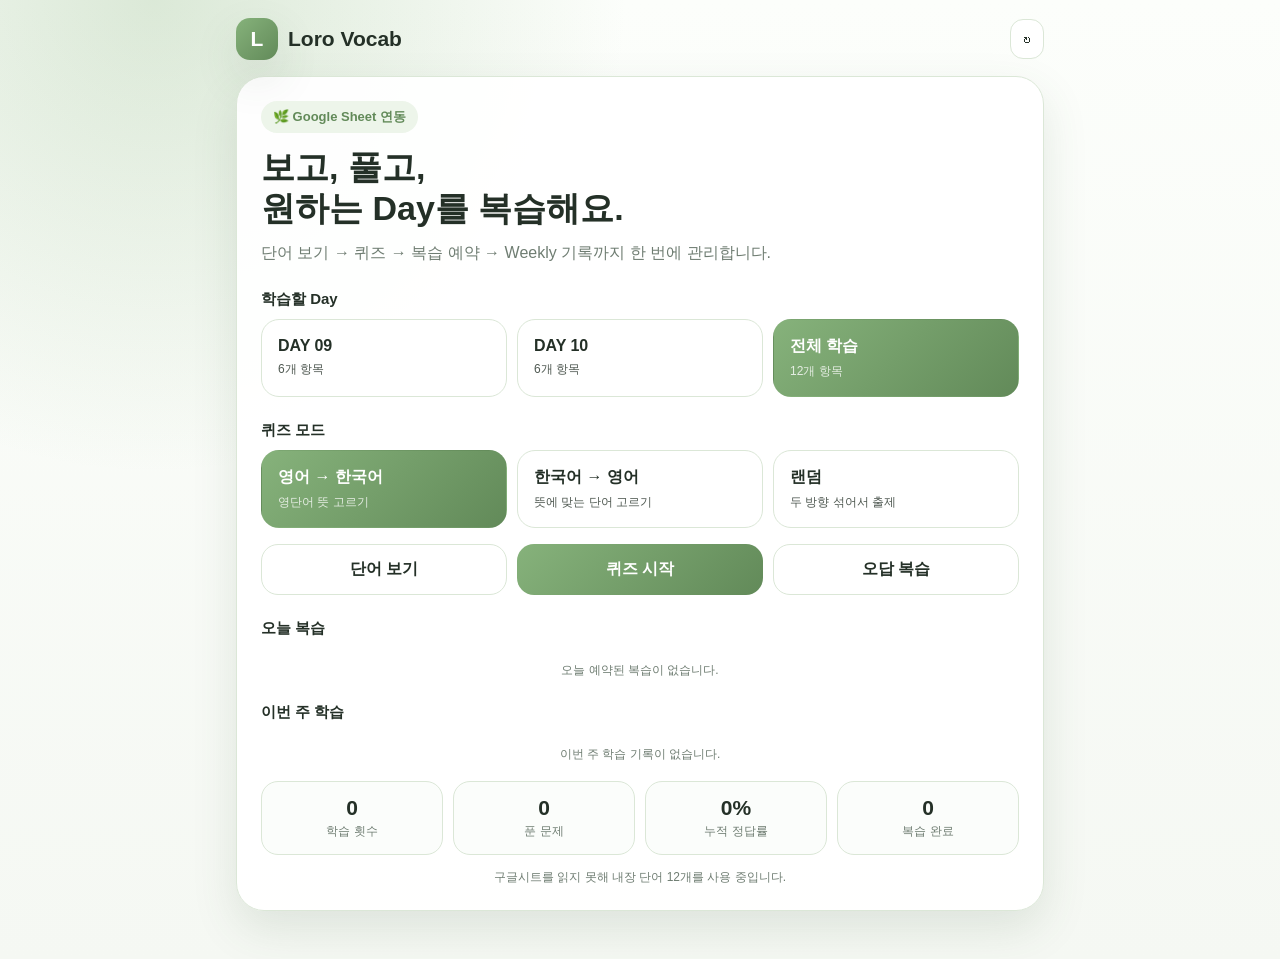
<file: index.html>
<!doctype html>
<html lang="ko">
<head>
  <meta charset="utf-8">
  <meta name="viewport" content="width=device-width,initial-scale=1,viewport-fit=cover">
  <meta name="theme-color" content="#86B27B">
  <title>Loro Vocab</title>
  <link rel="stylesheet" href="style.css">
</head>
<body>
  <main class="app">
    <header class="topbar">
      <div class="brand">
        <div class="logo">L</div>
        <span>Loro Vocab</span>
      </div>
      <button id="resetBtn" class="icon-btn" type="button" aria-label="기록 초기화">↻</button>
    </header>

    <section id="home" class="panel">
      <div class="hero">
        <div class="pill">🌿 Google Sheet 연동</div>
        <h1>보고, 풀고,<br>원하는 Day를 복습해요.</h1>
        <p>단어 보기 → 퀴즈 → 복습 예약 → Weekly 기록까지 한 번에 관리합니다.</p>
      </div>

      <h2 class="section-title">학습할 Day</h2>
      <div id="dayGrid" class="day-grid"></div>

      <h2 class="section-title">퀴즈 모드</h2>
      <div class="mode-grid">
        <button class="mode-btn" data-mode="en-ko" type="button">
          <strong>영어 → 한국어</strong>
          <span>영단어 뜻 고르기</span>
        </button>
        <button class="mode-btn" data-mode="ko-en" type="button">
          <strong>한국어 → 영어</strong>
          <span>뜻에 맞는 단어 고르기</span>
        </button>
        <button class="mode-btn" data-mode="random" type="button">
          <strong>랜덤</strong>
          <span>두 방향 섞어서 출제</span>
        </button>
      </div>

      <div class="actions three">
        <button id="viewBtn" class="secondary" type="button">단어 보기</button>
        <button id="startBtn" class="primary" type="button">퀴즈 시작</button>
        <button id="wrongBtn" class="secondary" type="button">오답 복습</button>
      </div>

      <h2 class="section-title">오늘 복습</h2>
      <div id="reviewList" class="review-list"></div>

      <h2 class="section-title">이번 주 학습</h2>
      <div id="weeklyList" class="weekly-list"></div>

      <div class="stats">
        <div class="stat"><strong id="plays">0</strong><span>학습 횟수</span></div>
        <div class="stat"><strong id="answeredTotal">0</strong><span>푼 문제</span></div>
        <div class="stat"><strong id="accuracy">0%</strong><span>누적 정답률</span></div>
        <div class="stat"><strong id="reviewDone">0</strong><span>복습 완료</span></div>
      </div>

      <div id="sheetStatus" class="status">구글시트에서 단어를 불러오는 중입니다…</div>
    </section>

    <section id="viewer" class="panel hidden">
      <div class="quiz-meta">
        <span id="viewerCounter"></span>
        <span id="viewerDay"></span>
      </div>

      <div class="viewer-card">
        <div id="viewerWord" class="viewer-word"></div>
        <div id="viewerPos" class="pos-badge"></div>
        <div id="viewerMeaning" class="viewer-meaning"></div>
      </div>

      <div class="viewer-actions">
        <button id="prevCardBtn" class="secondary" type="button">← 이전</button>
        <button id="nextCardBtn" class="primary" type="button">다음 →</button>
      </div>
      <button id="viewerQuizBtn" class="secondary full top-gap" type="button">이 Day 퀴즈 시작</button>
      <button id="viewerHomeBtn" class="secondary full top-gap" type="button">메인으로</button>
    </section>

    <section id="quiz" class="panel hidden">
      <div class="progress-track">
        <div id="progress" class="progress-bar"></div>
      </div>
      <div class="quiz-meta">
        <span id="counter"></span>
        <span id="score"></span>
      </div>

      <div class="question-card">
        <div id="direction" class="direction"></div>
        <div id="prompt" class="prompt"></div>
        <div id="pos" class="pos-badge"></div>
      </div>

      <div id="options" class="options"></div>
      <div id="feedback" class="feedback" aria-live="polite"></div>

      <button id="nextBtn" class="primary full hidden" type="button">다음 문제</button>
      <button id="quitBtn" class="secondary full top-gap" type="button">학습 종료</button>
    </section>

    <section id="result" class="panel hidden">
      <div class="pill">🎉 학습 완료</div>
      <div id="resultScore" class="result-score"></div>
      <div id="resultText" class="result-sub"></div>

      <div id="reviewScheduler">
        <h2 class="section-title">이 Day를 언제 복습할까요?</h2>
        <div class="checks">
          <label><input type="checkbox" value="1" checked> 내일</label>
          <label><input type="checkbox" value="3"> 3일 후</label>
          <label><input type="checkbox" value="7"> 7일 후</label>
        </div>
        <button id="saveReviewBtn" class="secondary full" type="button">복습 일정 저장</button>
      </div>

      <h2 class="section-title">틀린 항목</h2>
      <div id="wrongList" class="wrong-list"></div>

      <div class="actions">
        <button id="againBtn" class="primary" type="button">같은 범위 다시</button>
        <button id="resultHomeBtn" class="secondary" type="button">메인으로</button>
      </div>
    </section>
  </main>

  <script src="config.js"></script>
  <script src="app.js"></script>
</body>
</html>
</file>
<file: style.css>
:root{
  --bg:#f5f8f3;
  --panel:#ffffff;
  --text:#243027;
  --muted:#6f7d72;
  --line:#dbe7d7;
  --primary:#86B27B;
  --primary-dark:#628a59;
  --soft:#edf5ea;
  --good:#2f7d4a;
  --bad:#c85d5d;
  --shadow:0 18px 45px rgba(65,92,59,.13)
}
*{box-sizing:border-box}
html{background:var(--bg)}
body{
  margin:0;
  min-height:100vh;
  font-family:-apple-system,BlinkMacSystemFont,"Segoe UI",Roboto,"Noto Sans KR",sans-serif;
  color:var(--text);
  background:
    radial-gradient(circle at 12% 0%,rgba(134,178,123,.28),transparent 32%),
    linear-gradient(180deg,#fcfefb 0%,var(--bg) 100%)
}
button{font:inherit}
button:disabled{cursor:default}
.app{max-width:840px;margin:auto;padding:18px 16px 48px}
.topbar{display:flex;justify-content:space-between;align-items:center;margin-bottom:16px}
.brand{display:flex;align-items:center;gap:10px;font-weight:900;font-size:21px}
.logo{
  width:42px;height:42px;border-radius:14px;display:grid;place-items:center;
  background:linear-gradient(135deg,var(--primary),var(--primary-dark));
  color:#fff;box-shadow:var(--shadow)
}
.icon-btn{
  border:1px solid var(--line);background:#fff;border-radius:13px;
  padding:10px 12px;cursor:pointer;color:var(--text)
}
.panel{
  background:rgba(255,255,255,.96);
  border:1px solid var(--line);
  border-radius:28px;
  padding:24px;
  box-shadow:var(--shadow)
}
.hidden{display:none!important}
.pill{
  display:inline-flex;align-items:center;
  background:var(--soft);color:var(--primary-dark);
  border-radius:999px;padding:7px 12px;
  font-size:13px;font-weight:800;margin-bottom:14px
}
.hero h1{font-size:34px;line-height:1.2;margin:0 0 10px}
.hero p{margin:0;color:var(--muted);line-height:1.7}
.section-title{font-size:15px;font-weight:900;margin:24px 0 10px}
.day-grid,.mode-grid{display:grid;grid-template-columns:repeat(3,1fr);gap:10px}
.day-btn,.mode-btn,.review-card{
  border:1px solid var(--line);background:#fff;border-radius:18px;
  padding:16px;cursor:pointer;text-align:left;color:var(--text);transition:.18s
}
.day-btn:hover,.mode-btn:hover{transform:translateY(-1px);border-color:var(--primary)}
.day-btn.active,.mode-btn.active{
  background:linear-gradient(135deg,var(--primary),var(--primary-dark));
  color:#fff;border-color:transparent
}
.day-btn strong,.mode-btn strong{display:block;font-size:16px;margin-bottom:4px}
.day-btn span,.mode-btn span{font-size:12px;opacity:.8}
.actions{display:grid;grid-template-columns:1fr 1fr;gap:10px;margin-top:16px}
.actions.three{grid-template-columns:repeat(3,1fr)}
.primary,.secondary{
  border-radius:17px;padding:14px 16px;font-weight:900;cursor:pointer
}
.primary{
  border:0;
  background:linear-gradient(135deg,var(--primary),var(--primary-dark));
  color:#fff
}
.secondary{border:1px solid var(--line);background:#fff;color:var(--text)}
.full{width:100%}
.top-gap{margin-top:10px}
.stats{display:grid;grid-template-columns:repeat(4,1fr);gap:10px;margin-top:18px}
.stat{
  background:#fbfdfb;border:1px solid var(--line);
  border-radius:17px;padding:14px;text-align:center
}
.stat strong{display:block;font-size:21px}
.stat span{display:block;font-size:12px;color:var(--muted);margin-top:3px}
.status{margin-top:14px;color:var(--muted);font-size:12px;text-align:center}
.review-list,.weekly-list{display:grid;gap:10px}
.review-card{display:flex;justify-content:space-between;align-items:center}
.review-card small{display:block;color:var(--muted);margin-top:4px}
.weekly-item{
  border:1px solid var(--line);background:#fff;border-radius:16px;
  padding:14px;display:grid;grid-template-columns:100px 1fr auto;gap:12px;align-items:center
}
.weekly-item strong{font-size:14px}
.weekly-days{color:var(--muted);font-size:14px;line-height:1.5}
.weekly-rate{font-weight:900;color:var(--primary-dark)}
.progress-track{
  height:10px;background:#edf3eb;border-radius:999px;
  overflow:hidden;margin-bottom:18px
}
.progress-bar{
  height:100%;width:0;
  background:linear-gradient(90deg,var(--primary),var(--primary-dark));
  transition:.25s
}
.quiz-meta{display:flex;justify-content:space-between;color:var(--muted);font-size:14px}
.question-card{text-align:center;padding:30px 12px 20px}
.direction{font-size:12px;color:var(--muted);margin-bottom:10px}
.prompt{font-size:clamp(34px,8vw,62px);font-weight:900;word-break:keep-all}
.pos-badge{
  display:inline-block;margin-top:11px;padding:7px 12px;border-radius:999px;
  background:var(--soft);color:var(--primary-dark);font-weight:850;font-size:14px
}
.options{display:grid;gap:11px}
.option{
  width:100%;text-align:left;border:1px solid var(--line);
  background:#fff;color:var(--text);padding:16px;border-radius:17px;
  cursor:pointer;line-height:1.5
}
.option:hover:not(:disabled){border-color:var(--primary);background:#fbfdf9}
.option.correct{background:#e8f5e9;border-color:var(--good);color:#225b35}
.option.wrong{background:#fff0f0;border-color:var(--bad);color:#8b3030}
.feedback{min-height:30px;margin:16px 0 8px;text-align:center;font-weight:850}
.result-score{text-align:center;font-size:56px;font-weight:900;margin:8px 0}
.result-sub{text-align:center;color:var(--muted);margin-bottom:20px}
.checks{display:grid;grid-template-columns:repeat(3,1fr);gap:10px;margin:12px 0}
.checks label{
  border:1px solid var(--line);background:#fff;border-radius:14px;
  padding:12px;display:flex;gap:8px;align-items:center
}
.wrong-list{display:grid;gap:9px;margin:14px 0 18px}
.wrong-item{
  display:grid;grid-template-columns:1fr auto;gap:10px;
  border:1px solid var(--line);background:#fff;border-radius:15px;
  padding:12px 14px
}
.wrong-main strong{display:block}
.wrong-main small{color:var(--primary-dark);font-weight:800}
.wrong-item span{text-align:right;color:var(--muted);font-size:14px}
.viewer-card{
  margin:24px 0;padding:34px 20px;border-radius:24px;
  background:linear-gradient(180deg,#fbfdfb 0%,var(--soft) 100%);
  border:1px solid var(--line);text-align:center;min-height:320px;
  display:flex;flex-direction:column;justify-content:center;align-items:center
}
.viewer-word{font-size:clamp(38px,8vw,64px);font-weight:900;word-break:break-word}
.viewer-meaning{margin-top:24px;font-size:24px;font-weight:800;line-height:1.6;white-space:pre-line}
.viewer-actions{display:grid;grid-template-columns:1fr 1fr;gap:10px}
@media(max-width:620px){
  .day-grid,.mode-grid,.actions,.actions.three,.checks{grid-template-columns:1fr}
  .stats{grid-template-columns:repeat(2,1fr)}
  .panel{padding:18px;border-radius:22px}
  .hero h1{font-size:29px}
  .wrong-item{grid-template-columns:1fr}
  .wrong-item span{text-align:left}
  .weekly-item{grid-template-columns:1fr}
  .viewer-actions{grid-template-columns:1fr 1fr}
}
</file>
